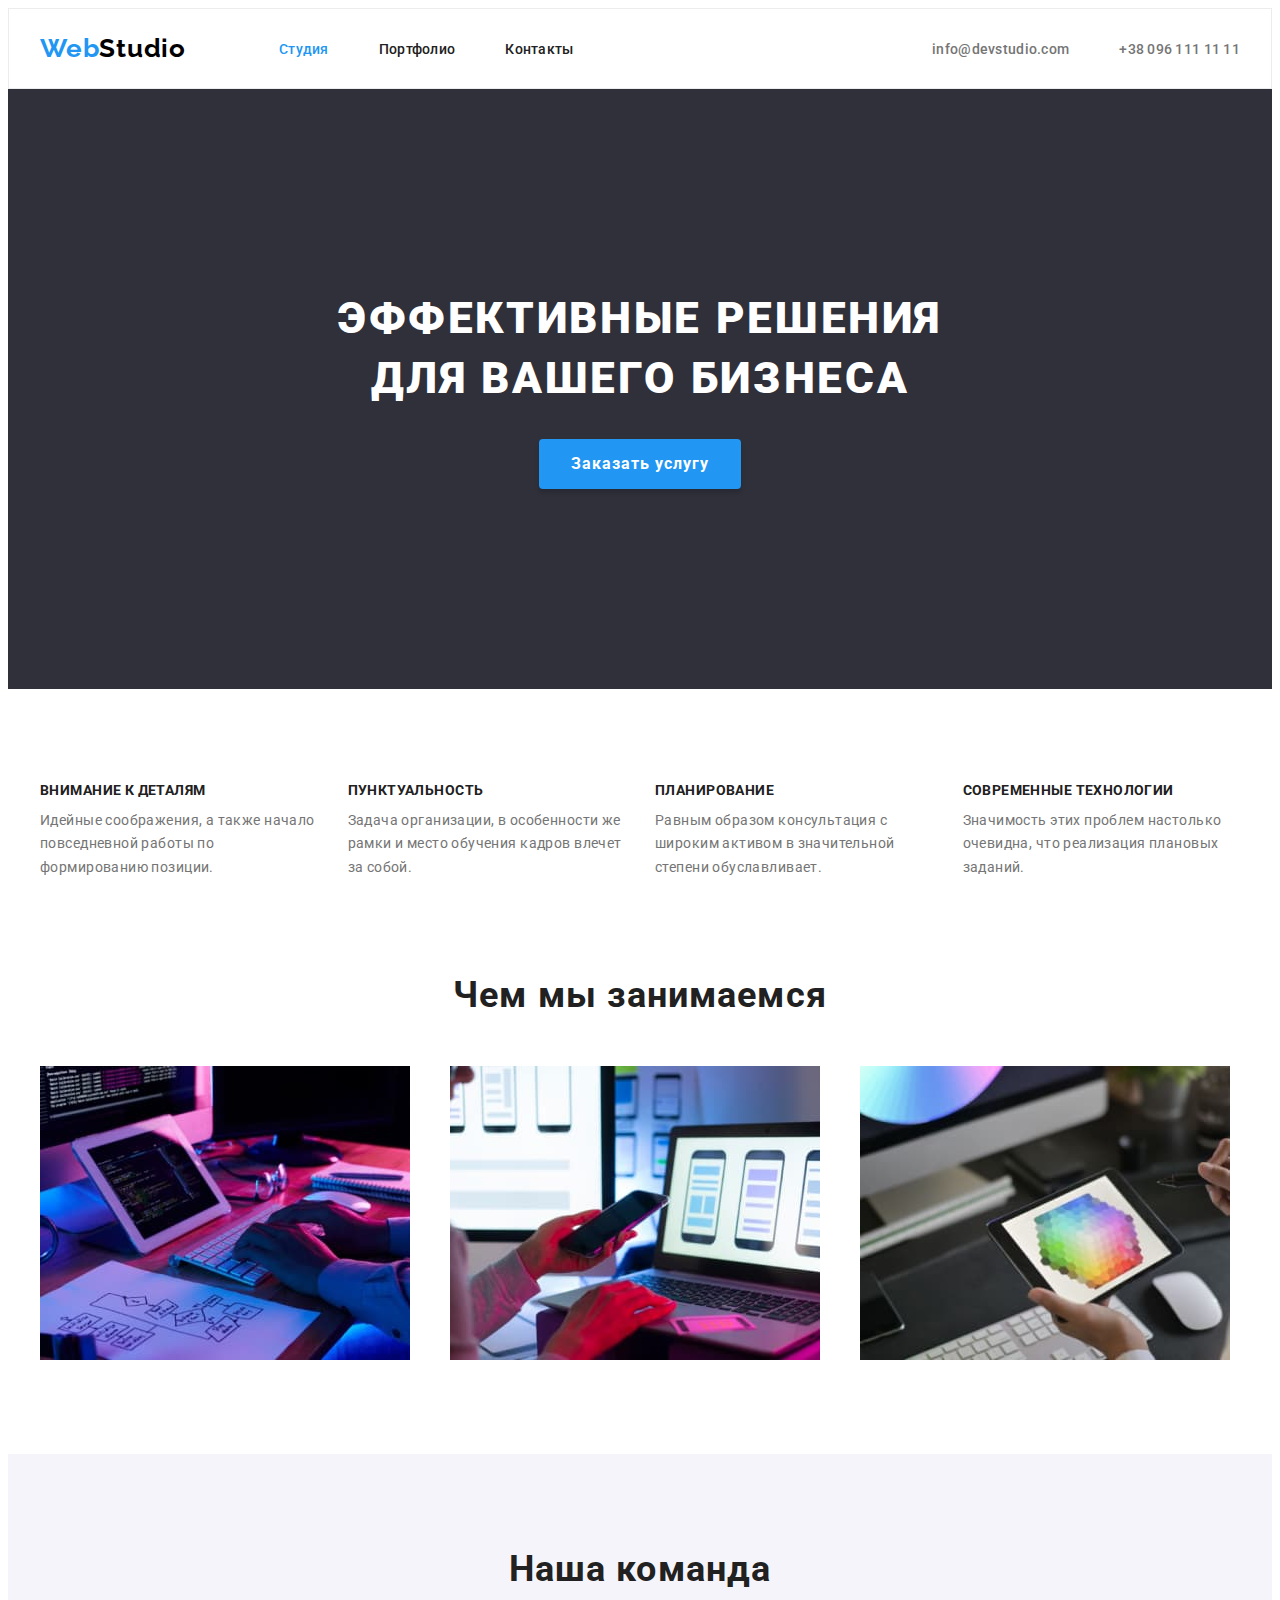
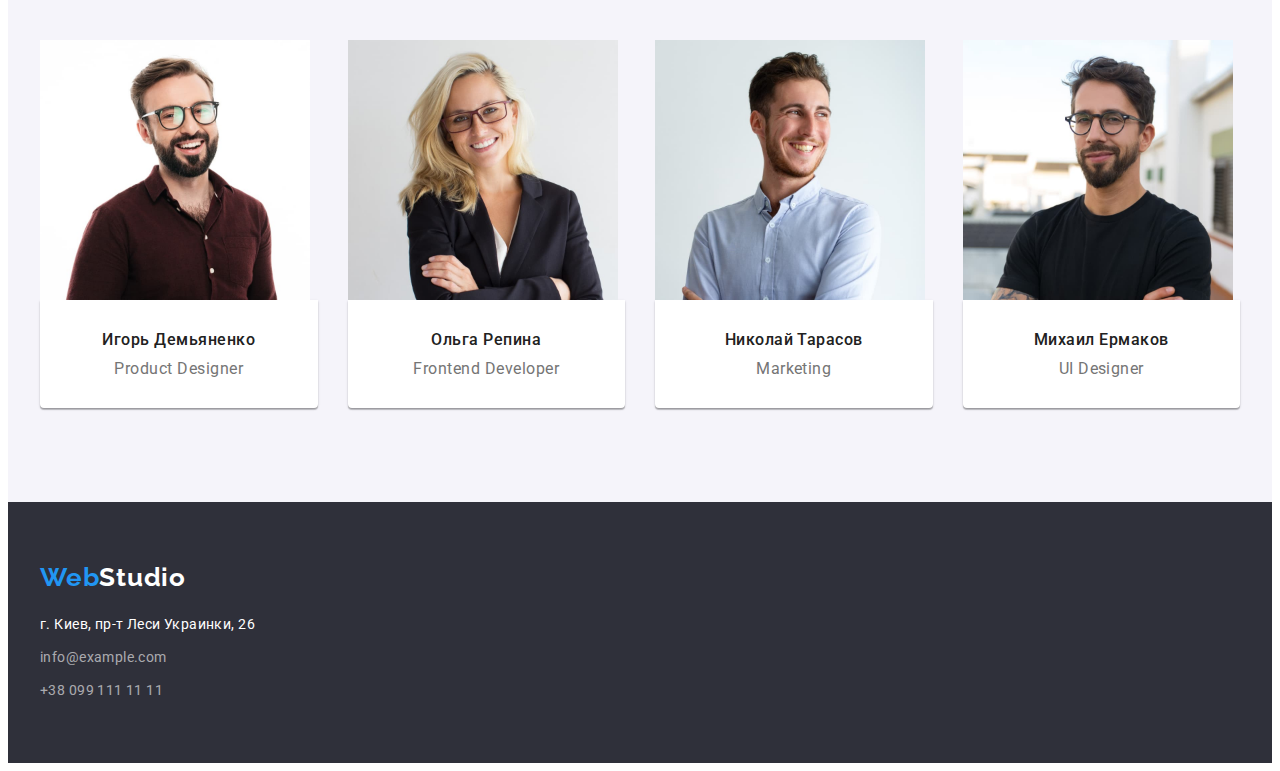
<file: index.html>
<!DOCTYPE html>
<html lang="ru">

<head>
    <meta charset="UTF-8">
    <meta http-equiv="X-UA-Compatible" content="IE=edge">
    <meta name="viewport" content="width=device-width, initial-scale=1.0">
    <title>Document</title>
    <link rel="preconnect" href="https://fonts.googleapis.com">
    <link rel="preconnect" href="https://fonts.gstatic.com" crossorigin>
    <link
        href="https://fonts.googleapis.com/css2?family=Raleway:wght@700&family=Roboto:wght@400;500;700;900&display=swap"
        rel="stylesheet">
    <link rel="stylesheet" href="https://cdnjs.cloudflare.com/ajax/libs/modern-normalize/1.1.0/modern-normalize.min.css"
        integrity="sha512-wpPYUAdjBVSE4KJnH1VR1HeZfpl1ub8YT/NKx4PuQ5NmX2tKuGu6U/JRp5y+Y8XG2tV+wKQpNHVUX03MfMFn9Q=="
        crossorigin="anonymous" referrerpolicy="no-referrer" />

    <link rel="stylesheet" href="./css/styles.css">
</head>

<body>
    <header class="header">
        <div class="container header-container">
            <a class="logo link" href="" lang="en">Web<span class="logo-header">Studio</span></a>
            <nav class="navigation">
                <ul class="nav-list list">
                    <li class="nav-list-item">
                        <a class="nav-list-link link current" href="">Студия</a>
                    </li>
                    <li class="nav-list-item">
                        <a class="nav-list-link link" href="./portfolio.html">Портфолио</a>
                    </li>
                    <li class="nav-list-item">
                        <a class="nav-list-link link" href="">Контакты</a>
                    </li>
                </ul>
            </nav>
            <ul class="list header-contacts">
                <li class="header-contacts-item">
                    <a class="contact-information link" href="mailto:info@devstudio.com">info@devstudio.com</a>
                </li>
                <li class="header-contacts-item">
                    <a class="contact-information link" href="tel:+380961111111">+38 096 111 11 11</a>
                </li>
            </ul>
        </div>
    </header>

    <main>
        <!-- hero -->
        <section class="hero">
            <div class="container">
                <h1 class="main-title">Эффективные решения для вашего бизнеса</h1>
                <button class="modal-btn" type="button">Заказать услугу</button>
            </div>
        </section>

        <!-- our work principles section -->
        <section class="section">
            <div class="container">
                <h2 class="hidden-title">Принципы нашей работы</h2>
                <ul class="list work-principles-list">
                    <li class="work-principles-item">
                        <h3 class="subtitle">Внимание к деталям</h3>
                        <p class="description">Идейные соображения, а также начало повседневной работы по формированию
                            позиции.</p>
                    </li>
                    <li class="work-principles-item">
                        <h3 class="subtitle">Пунктуальность</h3>
                        <p class="description">Задача организации, в особенности же рамки и место обучения кадров влечет
                            за
                            собой.</p>
                    </li>
                    <li class="work-principles-item">
                        <h3 class="subtitle">Планирование</h3>
                        <p class="description">Равным образом консультация с широким активом в значительной степени
                            обуславливает.</p>
                    </li>
                    <li class="work-principles-item">
                        <h3 class="subtitle">Современные технологии</h3>
                        <p class="description">Значимость этих проблем настолько очевидна, что реализация плановых
                            заданий.
                        </p>
                    </li>
                </ul>
            </div>
        </section>

        <!-- our work section -->
        <section class="work-section">
            <div class="container">
                <h2 class="section-title">Чем мы занимаемся</h2>
                <ul class="list work-section-list">
                    <li class="work-section-item">
                        <img src="./images/box1.jpg" alt="разработка для компьютера" width="370" height="294">
                    </li>
                    <li class="work-section-item">
                        <img src="./images/box2.jpg" alt="разработка для смартфона" width="370" height="294">
                    </li>
                    <li class="work-section-item">
                        <img src="./images/box3.jpg" alt="разработка для планшета" width="370" height="294">
                    </li>
                </ul>
            </div>
        </section>

        <!-- our team section -->
        <section class="team-section section">
            <div class="container">
                <h2 class="section-title"> Наша команда</h2>
                <ul class="list team-section-list">
                    <li class="team-section-item">
                        <img src="./images/igor.jpg" alt="Игорь Демьяненко" width="270" height="260">
                        <div class="team-section-thumb">
                            <h3 class="image-title">Игорь Демьяненко</h3>
                            <p class="image-description" lang="en">Product Designer</p>
                        </div>
                    </li>
                    <li class="team-section-item">
                        <img src="./images/olga.jpg" alt="Ольга Репина" width="270" height="260">
                        <div class="team-section-thumb">
                            <h3 class="image-title">Ольга Репина</h3>
                            <p class="image-description" lang="en">Frontend Developer</p>
                        </div>
                    </li>
                    <li class="team-section-item">
                        <img src="./images/nikolai.jpg" alt="Николай Тарасов" width="270" height="260">
                        <div class="team-section-thumb">
                            <h3 class="image-title">Николай Тарасов</h3>
                            <p class="image-description" lang="en">Marketing</p>
                        </div>
                    </li>

                    <li class="team-section-item">
                        <img src="./images/mihail.jpg" alt="Михаил Ермаков" width="270" height="260">
                        <div class="team-section-thumb">
                            <h3 class="image-title">Михаил Ермаков</h3>
                            <p class="image-description" lang="en">UI Designer</p>
                        </div>
                    </li>
                </ul>
            </div>
        </section>

    </main>

    <footer class="footer">
        <div class="container">
            <a class="logo link" href="" lang="en">Web<span class="logo-footer">Studio</span></a>
            <address class="footer-adress">
                <ul class="list">
                    <li class="footer-adress-item">
                        <a class="footer-link address link" href="https://goo.gl/maps/Mr7YFfYgqNhXpddY9"
                            target="_blank">г.
                            Киев,
                            пр-т Леси
                            Украинки, 26</a>
                    </li>
                    <li class="footer-adress-item">
                        <a class="footer-link link" href="mailto:info@example.com">info@example.com</a>
                    </li>
                    <li class="footer-adress-item">
                        <a class="footer-link link" href="tel:+380991111111">+38 099 111 11 11</a>
                    </li>
                </ul>
            </address>
        </div>
    </footer>

</body>

</html>
</file>
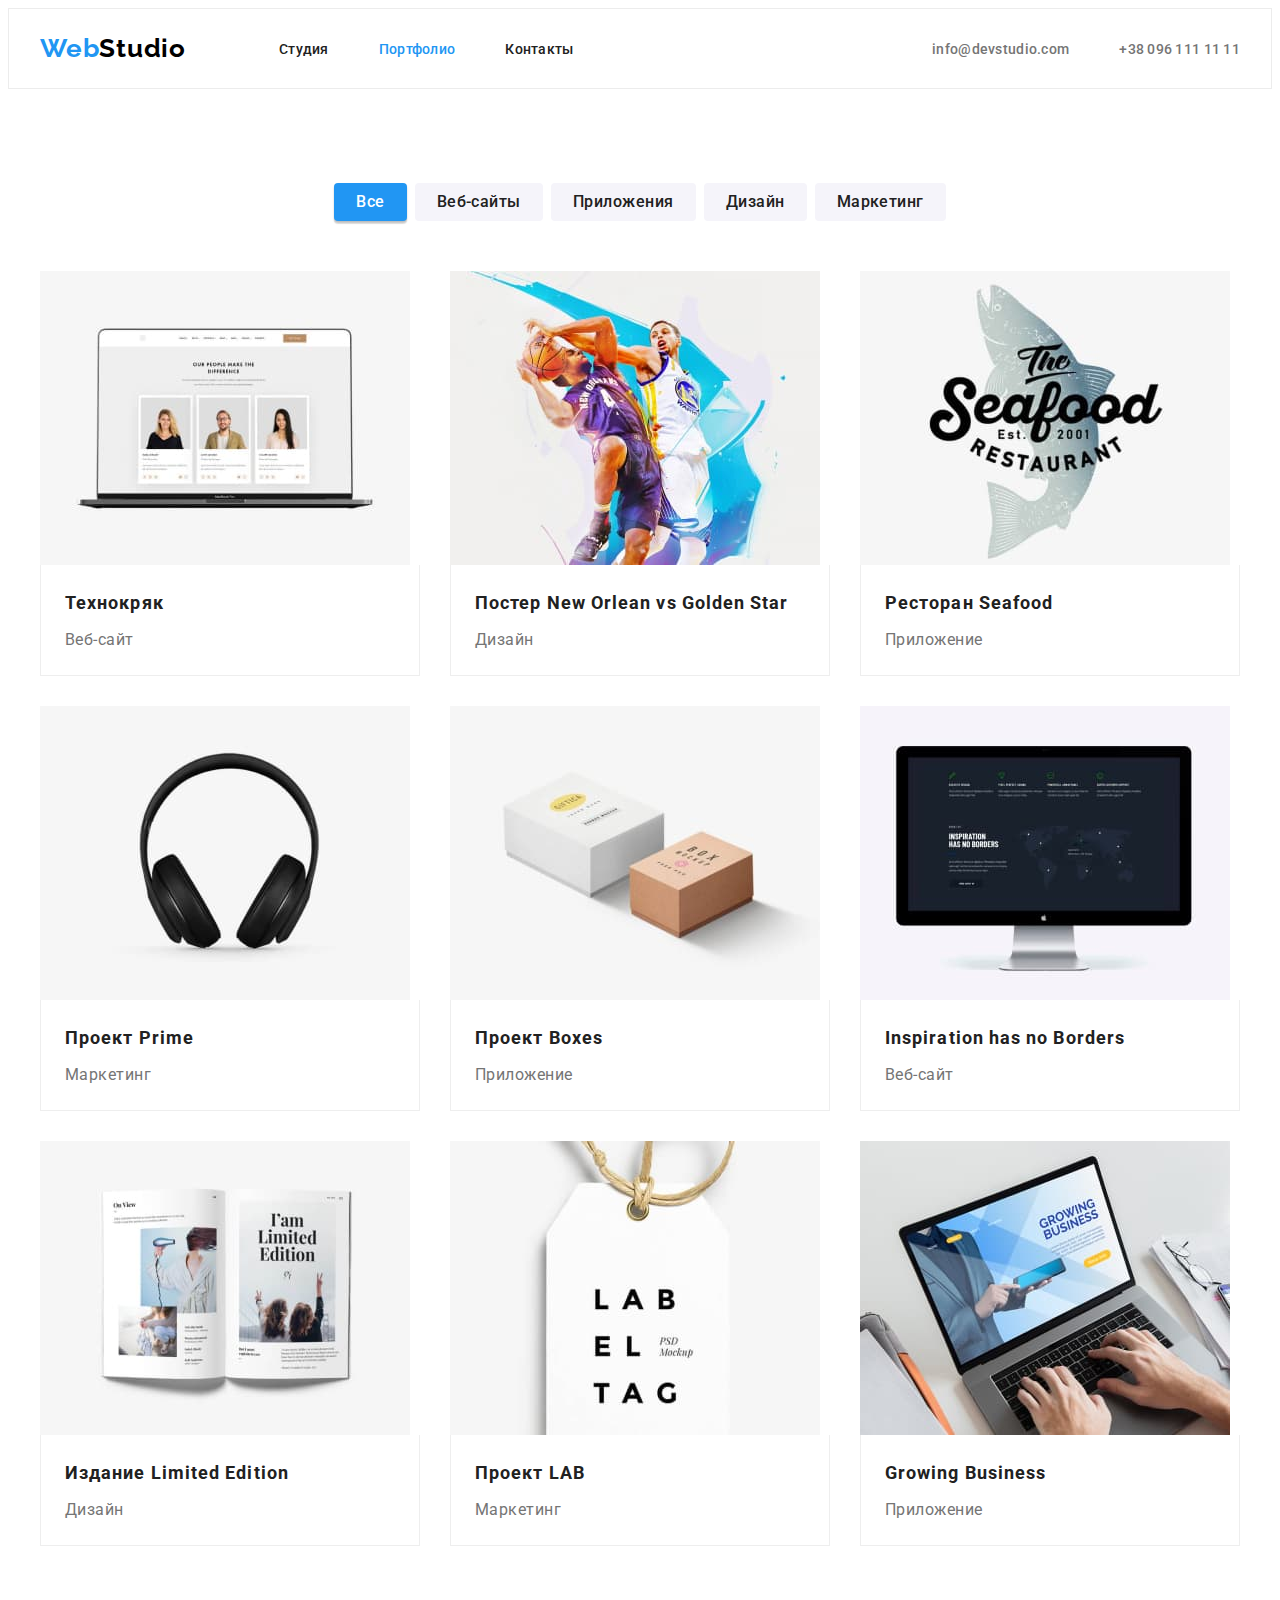
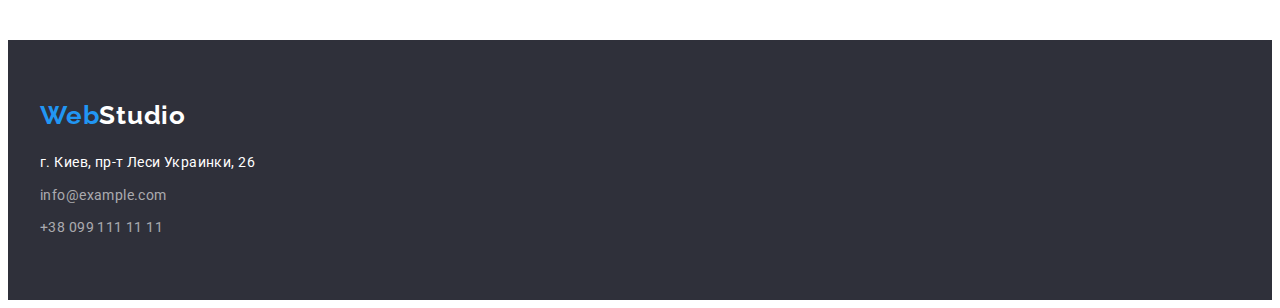
<file: portfolio.html>
<!DOCTYPE html>
<html lang="ru">

<head>
    <meta charset="UTF-8">
    <meta http-equiv="X-UA-Compatible" content="IE=edge">
    <meta name="viewport" content="width=device-width, initial-scale=1.0">
    <title>Document</title>
    <link rel="preconnect" href="https://fonts.googleapis.com">
    <link rel="preconnect" href="https://fonts.gstatic.com" crossorigin>
    <link
        href="https://fonts.googleapis.com/css2?family=Raleway:wght@700&family=Roboto:wght@400;500;700;900&display=swap"
        rel="stylesheet">
    <link rel="stylesheet" href="https://cdnjs.cloudflare.com/ajax/libs/modern-normalize/1.1.0/modern-normalize.min.css"
        integrity="sha512-wpPYUAdjBVSE4KJnH1VR1HeZfpl1ub8YT/NKx4PuQ5NmX2tKuGu6U/JRp5y+Y8XG2tV+wKQpNHVUX03MfMFn9Q=="
        crossorigin="anonymous" referrerpolicy="no-referrer" />

    <link rel="stylesheet" href="./css/styles.css">
</head>

<body>
    <header class="header">
        <div class="container header-container">
            <a class="logo link" href="" lang="en">Web<span class="logo-header">Studio</span></a>
            <nav class="navigation">
                <ul class="nav-list list">
                    <li class="nav-list-item">
                        <a class="nav-list-link link" href="./index.html">Студия</a>
                    </li>
                    <li class="nav-list-item">
                        <a class="nav-list-link link current" href="">Портфолио</a>
                    </li>
                    <li class="nav-list-item">
                        <a class="nav-list-link link" href="">Контакты</a>
                    </li>
                </ul>
            </nav>
            <ul class="list header-contacts">
                <li class="header-contacts-item">
                    <a class="contact-information link" href="mailto:info@devstudio.com">info@devstudio.com</a>
                </li>
                <li class="header-contacts-item">
                    <a class="contact-information link" href="tel:+380961111111">+38 096 111 11 11</a>
                </li>
            </ul>
        </div>
    </header>

    <main>
        <section class="section">
            <div class="container">
                <h2 class="hidden-title">Наши проэкты</h2>
                <ul class="list button-set">
                    <li class="button-set-item">
                        <button class="type-projects-button current" type="button">Все</button>
                    </li>
                    <li class="button-set-item">
                        <button class="type-projects-button" type="button">Веб-сайты</button>
                    </li>
                    <li class="button-set-item">
                        <button class="type-projects-button" type="button">Приложения</button>
                    </li>
                    <li class="button-set-item">
                        <button class="type-projects-button" type="button">Дизайн</button>
                    </li>
                    <li class="button-set-item">
                        <button class="type-projects-button" type="button">Маркетинг</button>
                    </li>
                </ul>
                <ul class="list card-set">
                    <li class="card-set-item">
                        <img src="./images/project1.jpg" alt="ноутбук" width="370" height="294">
                        <div class="project-card-thumb">
                            <h3 class="project-title">Технокряк</h3>
                            <p class="project-description">Веб-сайт</p>
                        </div>
                    </li>
                    <li class="card-set-item">
                        <img src="./images/project2.jpg" alt="два баскетболиста" width="370" height="294">
                        <div class="project-card-thumb">
                            <h3 class="project-title">Постер New Orlean vs Golden Star</h3>
                            <p class="project-description">Дизайн</p>
                        </div>
                    </li>
                    <li class="card-set-item">
                        <img src="./images/project3.jpg" alt="емблема ресторана" width="370" height="294">
                        <div class="project-card-thumb">
                            <h3 class="project-title">Ресторан Seafood</h3>
                            <p class="project-description">Приложение</p>
                        </div>
                    </li>
                    <li class="card-set-item">
                        <img src="./images/project4.jpg" alt="наушники" width="370" height="294">
                        <div class="project-card-thumb">
                            <h3 class="project-title">Проект Prime</h3>
                            <p class="project-description">Маркетинг</p>
                        </div>
                    </li>
                    <li class="card-set-item">
                        <img src="./images/project5.jpg" alt="две коробки" width="370" height="294">
                        <div class="project-card-thumb">
                            <h3 class="project-title">Проект Boxes</h3>
                            <p class="project-description">Приложение</p>
                        </div>
                    </li>
                    <li class="card-set-item">
                        <img src="./images/project6.jpg" alt="монитор" width="370" height="294">
                        <div class="project-card-thumb">
                            <h3 class="project-title">Inspiration has no Borders</h3>
                            <p class="project-description">Веб-сайт</p>
                        </div>
                    </li>
                    <li class="card-set-item">
                        <img src="./images/project7.jpg" alt="журнал" width="370" height="294">
                        <div class="project-card-thumb">
                            <h3 class="project-title">Издание Limited Edition</h3>
                            <p class="project-description">Дизайн</p>
                        </div>
                    </li>
                    <li class="card-set-item">
                        <img src="./images/project8.jpg" alt="бирка" width="370" height="294">
                        <div class="project-card-thumb">
                            <h3 class="project-title">Проект LAB</h3>
                            <p class="project-description">Маркетинг</p>
                        </div>
                    </li>
                    <li class="card-set-item">
                        <img src="./images/project9.jpg" alt="работа за ноутбуком" width="370" height="294">
                        <div class="project-card-thumb">
                            <h3 class="project-title">Growing Business</h3>
                            <p class="project-description">Приложение</p>
                        </div>
                    </li>
                </ul>
            </div>
        </section>

    </main>
    <footer class="footer">
        <div class="container">
            <a class="logo link" href="" lang="en">Web<span class="logo-footer">Studio</span></a>
            <address class="footer-adress">
                <ul class="list">
                    <li class="footer-adress-item">
                        <a class="footer-link address link" href="https://goo.gl/maps/Mr7YFfYgqNhXpddY9"
                            target="_blank">г.
                            Киев,
                            пр-т Леси
                            Украинки, 26</a>
                    </li>
                    <li class="footer-adress-item">
                        <a class="footer-link link" href="mailto:info@example.com">info@example.com</a>
                    </li>
                    <li class="footer-adress-item">
                        <a class="footer-link link" href="tel:+380991111111">+38 099 111 11 11</a>
                    </li>
                </ul>
            </address>
        </div>
    </footer>
</body>

</html>
</file>
<file: css/styles.css>
:root {
  --accent-color: #2196f3;
  --modal-btn-accent-color: #188ce8;
  --main-text-color: #757575;
  --secondary-text-color: #ffffff;
  --title-text-color: #212121;
  --footer-link-color: rgba(255, 255, 255, 0.6);
  --logo-color: #000000;
  --main-bg-color: #2f303a;
  --secondary-bg-color: #f5f4fa;
}

body {
  font-family: Roboto, sans-serif;
  color: var(--main-text-color);
}

h1,
h2,
h3,
h4,
h5,
h6,
p {
  margin-top: 0;
  margin-bottom: 0;
}

ul,
ol {
  margin-top: 0;
  margin-bottom: 0;
  padding-left: 0;
}

img {
  display: block;
  max-width: 100%;
  height: auto;
}

.list {
  list-style: none;
}

.link {
  text-decoration: none;
}

.container {
  width: 1200px;
  margin-left: auto;
  margin-right: auto;
  padding-left: 15px;
  padding-right: 15px;
}

.section {
  padding-top: 94px;
  padding-bottom: 94px;
}

/* header */

.header {
  border: 1px solid #ECECEC;
}

.header-container>.logo {
  padding-top: 24px;
  padding-bottom: 24px;
}

.header-container {
  display: flex;
  align-items: center;
}

.header-container>.logo {
  margin-right: 93px;
}

.nav-list {
  display: flex;
  align-items: center;
}

.logo {
  font-family: Raleway, sans-serif;
  font-weight: 700;
  font-size: 26px;
  line-height: 1.19;
  letter-spacing: 0.03em;
  color: var(--accent-color);
}

.logo-header {
  color: var(--logo-color);
}

.nav-list-item:not(:last-child) {
  margin-right: 50px;
}

.nav-list-link {
  padding-top: 32px;
  padding-bottom: 32px;
  font-weight: 500;
  font-size: 14px;
  line-height: 1.14;
  letter-spacing: 0.02em;
  color: var(--title-text-color);
}

.nav-list-link:hover,
.nav-list-link:focus {
  color: var(--accent-color);
}

.nav-list .link.current {
  color: var(--accent-color);
}

.contact-information {
  padding-top: 32px;
  padding-bottom: 32px;
  font-weight: 500;
  font-size: 14px;
  line-height: 1.14;
  letter-spacing: 0.02em;
  color: inherit;
}

.header-contacts {
  display: flex;
  align-items: center;
  margin-left: auto;
}

.header-contacts-item:not(:last-child) {
  margin-right: 50px;
}

.contact-information:hover,
.contact-information:focus {
  color: var(--accent-color);
}

/* hero */
.hero {
  padding: 200px 0;
  background: var(--main-bg-color);
  text-align: center;
}

.hero>.container {
  width: 696px;
}

.modal-btn {
  min-width: 200px;
  padding: 10px 32px;
  margin-top: 30px;
  border: 0px;
  border-radius: 4px;
  box-shadow: 0px 4px 4px rgba(0, 0, 0, 0.15);
  background: var(--accent-color);
  font-family: inherit;
  font-weight: 700;
  font-size: 16px;
  line-height: 1.88;
  letter-spacing: 0.06em;
  color: var(--secondary-text-color);
  cursor: pointer;
}

.modal-btn:hover,
.modal-btn:focus {
  background-color: var(--modal-btn-accent-color);
}

.main-title {
  font-weight: 900;
  font-size: 44px;
  line-height: 1.36;
  text-align: center;
  letter-spacing: 0.06em;
  text-transform: uppercase;
  color: var(--secondary-text-color);
}

/* our work principles section */

.hidden-title {
  display: none;
}

.work-principles-list {
  display: flex;
  margin-top: -30px;
  margin-left: -30px;
}

.work-principles-item {
  margin-top: 30px;
  margin-left: 30px;
  flex-basis: calc((100% - 120px) / 4);
}

.subtitle {
  margin-bottom: 10px;
  font-weight: 700;
  font-size: 14px;
  line-height: 1.14;
  letter-spacing: 0.03em;
  text-transform: uppercase;
  color: var(--title-text-color);
}

.description {
  font-weight: 400;
  font-size: 14px;
  line-height: 1.7;
  letter-spacing: 0.03em;
}

/* our work */
/* our team section */

.work-section {
  padding-bottom: 94px;
}

.section-title {
  margin-bottom: 50px;
  text-align: center;
  font-weight: 700;
  font-size: 36px;
  line-height: 1.17;
  letter-spacing: 0.03em;
  color: var(--title-text-color);
}

.card-set,
.work-section-list,
.team-section-list {
  display: flex;
  margin-top: -30px;
  margin-left: -30px;
  flex-wrap: wrap;
}

.team-section-item{
  margin-top: 30px;
  margin-left: 30px;
  flex-basis: calc((100% - 120px) / 4);
}

.card-set-item,
.work-section-item {
  margin-top: 30px;
  margin-left: 30px;
  flex-basis: calc((100% - 90px) / 3);
}

.team-section {
  background-color: var(--secondary-bg-color);
}

.team-section-thumb {
padding-top: 30px;
padding-bottom: 30px;
background: var(--secondary-text-color);
box-shadow: 0px 1px 3px rgba(0, 0, 0, 0.12),
0px 1px 1px rgba(0, 0, 0, 0.14),
0px 2px 1px rgba(0, 0, 0, 0.2);
border-radius: 0px 0px 4px 4px;
}

.image-title {
  text-align: center;
  font-weight: 500;
  font-size: 16px;
  line-height: 1.19;
  letter-spacing: 0.03em;
  color: var(--title-text-color);
  margin-bottom: 10px;
}

.image-description {
  text-align: center;
  font-weight: 400;
  font-size: 16px;
  line-height: 1.19;
  letter-spacing: 0.03em;
}

/* footer */
.footer {
  padding-top: 60px;
  padding-bottom: 60px;
  background-color: var(--main-bg-color);
}

.logo-footer {
  color: var(--secondary-text-color);
}

.footer-link {
  font-style: normal;
  font-weight: 400;
  font-size: 14px;
  line-height: 1.7;
  letter-spacing: 0.03em;
  color: var(--footer-link-color);
}

.footer-adress {
  margin-top: 20px;
}

.footer-adress-item:not(:last-child) {
  margin-bottom: 9px;
}

.address {
  color: var(--secondary-text-color);
}

.footer-link:hover,
.footer-link:focus {
  color: var(--accent-color);
}

/* portfolio */
.button-set {
display: flex;
justify-content: center;
margin-bottom: 50px;
}

.button-set-item:not(:last-child) {
  margin-right: 8px;
}

.type-projects-button {
  padding: 6px 22px;
  font-family: inherit;
  font-weight: 500;
  font-size: 16px;
  line-height: 1.6;
  letter-spacing: 0.03em;
  color: var(--title-text-color);
  background: var(--secondary-bg-color);
  border: none;
  border-radius: 4px;
  cursor: pointer;
}

.button-set .type-projects-button.current {
  color: var(--secondary-text-color);
  background: var(--accent-color);
  box-shadow: 0px 3px 1px rgba(0, 0, 0, 0.1),
  0px 1px 2px rgba(0, 0, 0, 0.08),
  0px 2px 2px rgba(0, 0, 0, 0.12);
}

.type-projects-button:hover,
.type-projects-button:focus {
  color: var(--secondary-text-color);
  background: var(--accent-color);
}

.project-card-thumb {
  padding: 20px 24px;
  background: var(--secondary-text-color);
  border: 1px solid #EEEEEE;
  border-top: none;
}
.project-title {
  margin-bottom: 4px;
  font-weight: 700;
  font-size: 18px;
  line-height: 2;
  letter-spacing: 0.06em;
  color: var(--title-text-color);
}

.project-description {
  font-weight: 400;
  font-size: 16px;
  line-height: 1.88;
  letter-spacing: 0.03em;
}
</file>
